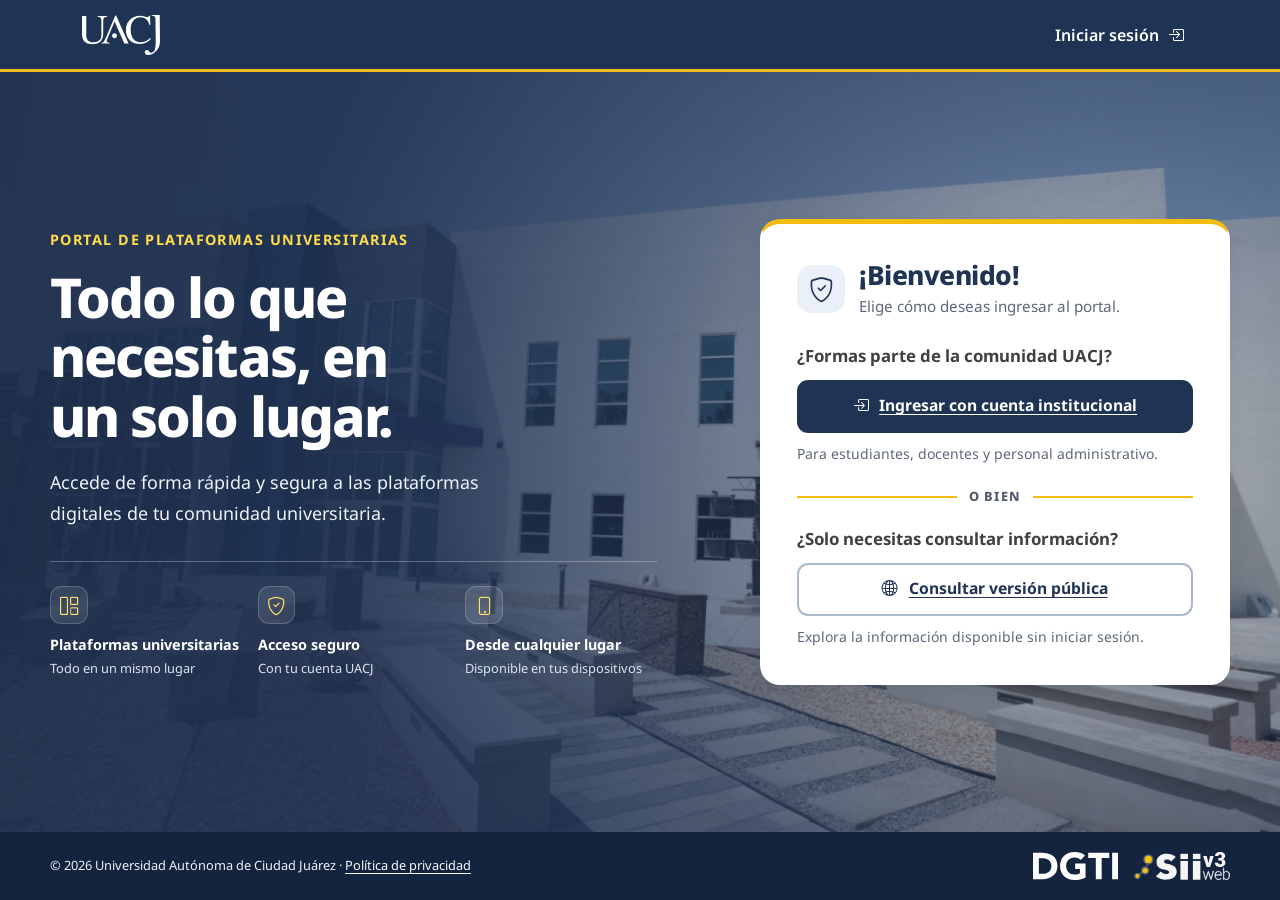
<file: index.html>
<!doctype html>
<html lang="es">

<head>
  <meta charset="utf-8">
  <meta name="viewport" content="width=device-width, initial-scale=1">
  <meta name="theme-color" content="#1f3354">
  <meta name="description"
    content="Accede a los servicios digitales de la comunidad universitaria de la Universidad Autónoma de Ciudad Juárez.">
  <title>Portal de plataformas universitarias | UACJ</title>


  <!-- Bootstrap 5 -->
  <link href="https://cdn.jsdelivr.net/npm/bootstrap@5.0.2/dist/css/bootstrap.min.css" rel="stylesheet"
    integrity="sha384-EVSTQN3/azprG1Anm3QDgpJLIm9Nao0Yz1ztcQTwFspd3yD65VohhpuuCOmLASjC" crossorigin="anonymous">
  <script src="https://cdn.jsdelivr.net/npm/bootstrap@5.0.2/dist/js/bootstrap.bundle.min.js"
    integrity="sha384-MrcW6ZMFYlzcLA8Nl+NtUVF0sA7MsXsP1UyJoMp4YLEuNSfAP+JcXn/tWtIaxVXM"
    crossorigin="anonymous"></script>

  <!-- Bootstrap Icons -->
  <link rel="stylesheet" href="https://cdn.jsdelivr.net/npm/bootstrap-icons@1.13.1/font/bootstrap-icons.min.css">

  <!-- Tipografía -->
  <link rel="preconnect" href="https://fonts.googleapis.com">
  <link rel="preconnect" href="https://fonts.gstatic.com" crossorigin>
  <link href="https://fonts.googleapis.com/css2?family=Noto+Sans:ital,wght@0,100..900;1,100..900&display=swap"
    rel="stylesheet">

  <!-- Estilos -->
  <link rel="stylesheet" href="estilo-base.css">
  <link rel="stylesheet" href="estilo.css">

</head>

<body>

  <!-- =========================
           ENCABEZADO
      ========================== -->
  
  <header class="site-header">
    <div class="container header-inner">
  
      <a class="brand" href="https://www.uacj.mx/" aria-label="Regresar al portal principal de la UACJ">
        <img class="logo-uacj" src="imgs/Logo_UACJ.svg" alt="Logotipo de la Universidad Autónoma de Ciudad Juárez">
      </a>
  
      <div class="header-actions">
        <a class="header-login" href="#">
          Iniciar sesión <i class="bi bi-box-arrow-in-right" aria-hidden="true"></i>
        </a>
      </div>
  
    </div>
  </header>


  <main class="hero">
    <section class="hero-copy" aria-labelledby="hero-title">
      <p class="eyebrow">Portal de plataformas universitarias</p>
      <h1 class="hero-title" id="hero-title">Todo lo que necesitas, en un solo lugar.</h1>
      <p class="hero-description">Accede de forma rápida y segura a las plataformas digitales de tu comunidad
        universitaria.</p>

      <ul class="benefits" aria-label="Beneficios del portal">
        <li class="benefit">
          <span class="benefit-icon"><i class="bi bi-grid-1x2" aria-hidden="true"></i></span>
          <strong>Plataformas universitarias</strong>
          <span>Todo en un mismo lugar</span>
        </li>
        <li class="benefit">
          <span class="benefit-icon"><i class="bi bi-shield-check" aria-hidden="true"></i></span>
          <strong>Acceso seguro</strong>
          <span>Con tu cuenta UACJ</span>
        </li>
        <li class="benefit">
          <span class="benefit-icon"><i class="bi bi-phone" aria-hidden="true"></i></span>
          <strong>Desde cualquier lugar</strong>
          <span>Disponible en tus dispositivos</span>
        </li>
      </ul>
    </section>

    <section class="login-card" aria-labelledby="welcome-title">
      <div class="welcome-row">
        <span class="welcome-icon"><i class="bi bi-shield-check" aria-hidden="true"></i></span>
        <div>
          <h2 class="welcome-title" id="welcome-title">¡Bienvenido!</h2>
          <p class="welcome-subtitle">Elige cómo deseas ingresar al portal.</p>
        </div>
      </div>

      <div class="login-option">
        <h3 class="option-title">¿Formas parte de la comunidad UACJ?</h3>
        <a class="btn-entry btn-institutional" href="index2.html">
          <i class="bi bi-box-arrow-in-right" aria-hidden="true"></i>
          Ingresar con cuenta institucional
        </a>
        <p class="option-help">Para estudiantes, docentes y personal administrativo.</p>
      </div>

      <div class="divider-label" aria-hidden="true">O BIEN</div>

      <div class="login-option">
        <h3 class="option-title">¿Solo necesitas consultar información?</h3>
        <a class="btn-entry btn-public" href="index3.html">
          <i class="bi bi-globe2" aria-hidden="true"></i>
          Consultar versión pública
        </a>
        <p class="option-help">Explora la información disponible sin iniciar sesión.</p>
      </div>
    </section>
  </main>

  <!-- =========================
           PIE DE PÁGINA
      ========================== -->

  <footer class="site-footer">
    <p class="footer-legal">© 2026 Universidad Autónoma de Ciudad Juárez · <a class="link-light" href="#"
        aria-label="Política de privacidad">Política de privacidad</a></p>
    <div class="footer-logos" aria-label="Identidad institucional">
      <img src="imgs/Logo_DGTI_bco.svg" alt="Dirección General de Tecnologías de Información">
      <img src="imgs/siiv33.svg" alt="Sistema institucional">
    </div>
  </footer>
</body>

</html>
</file>
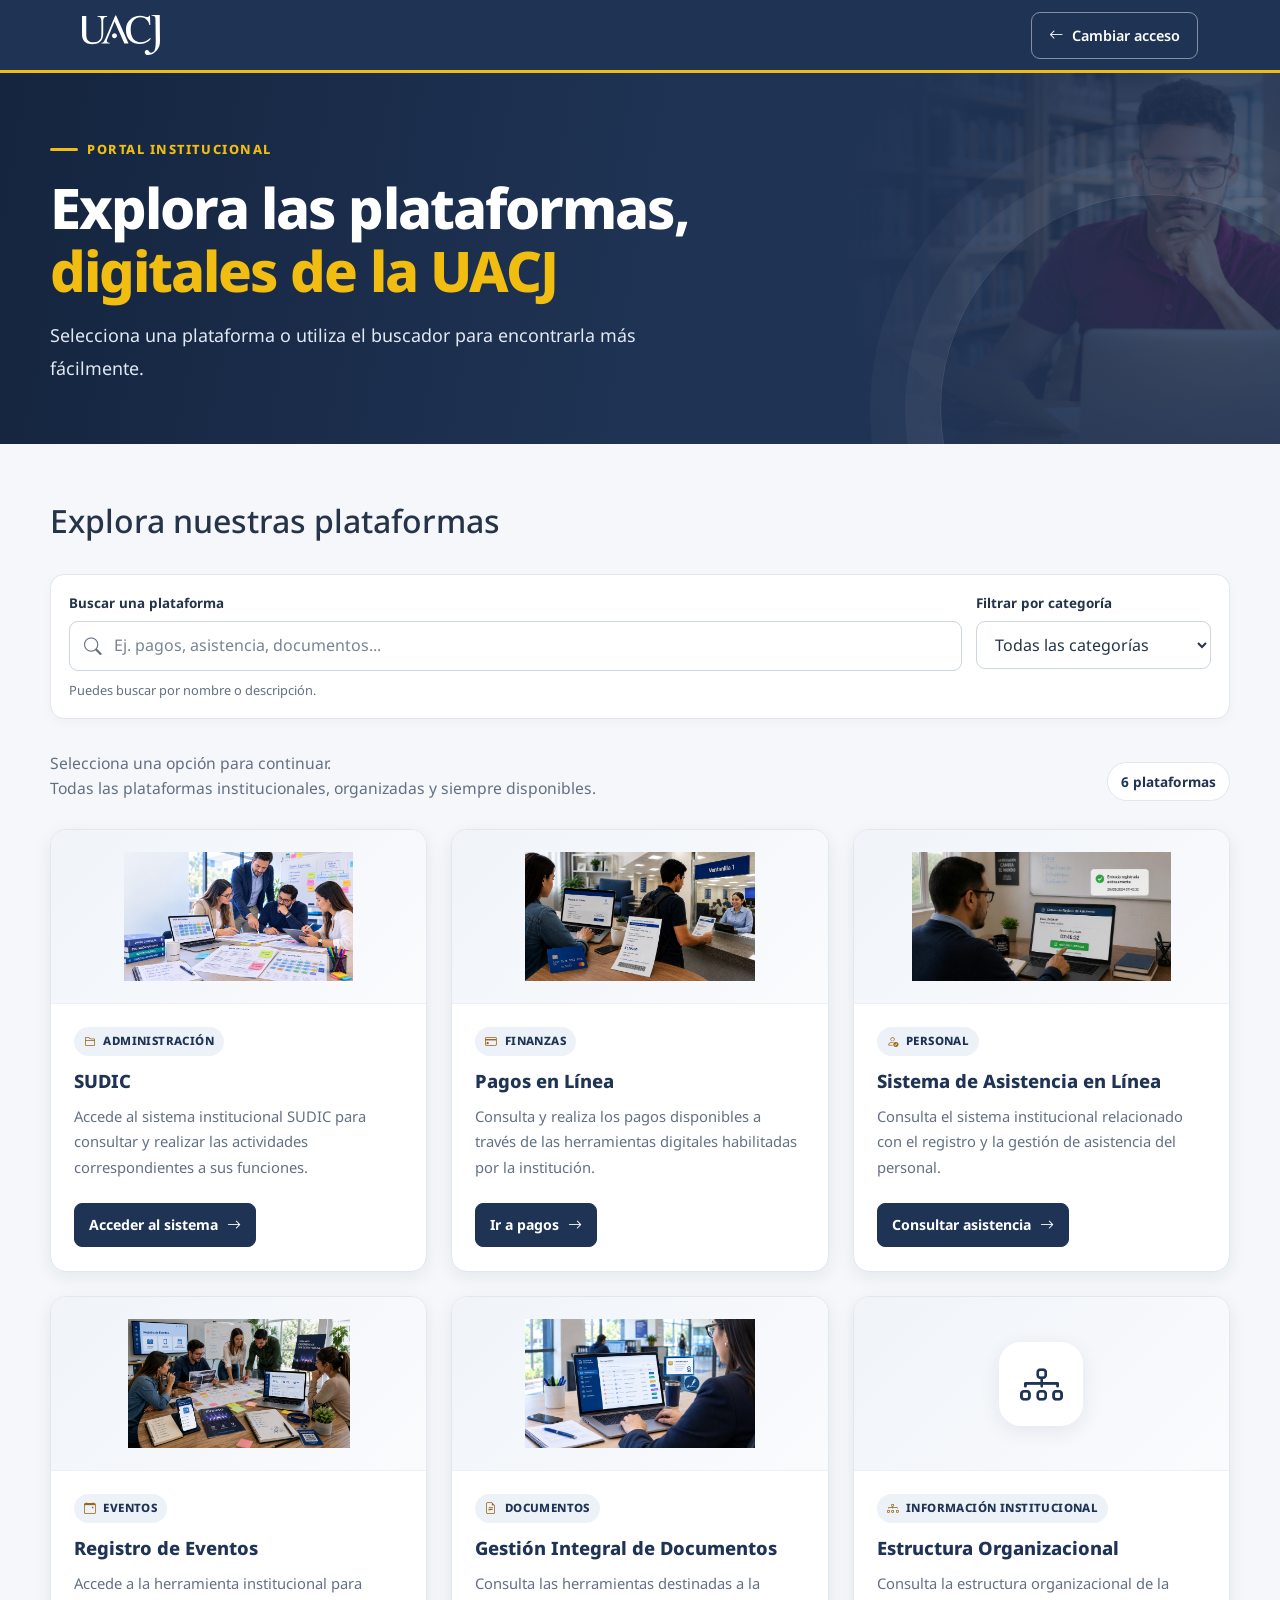
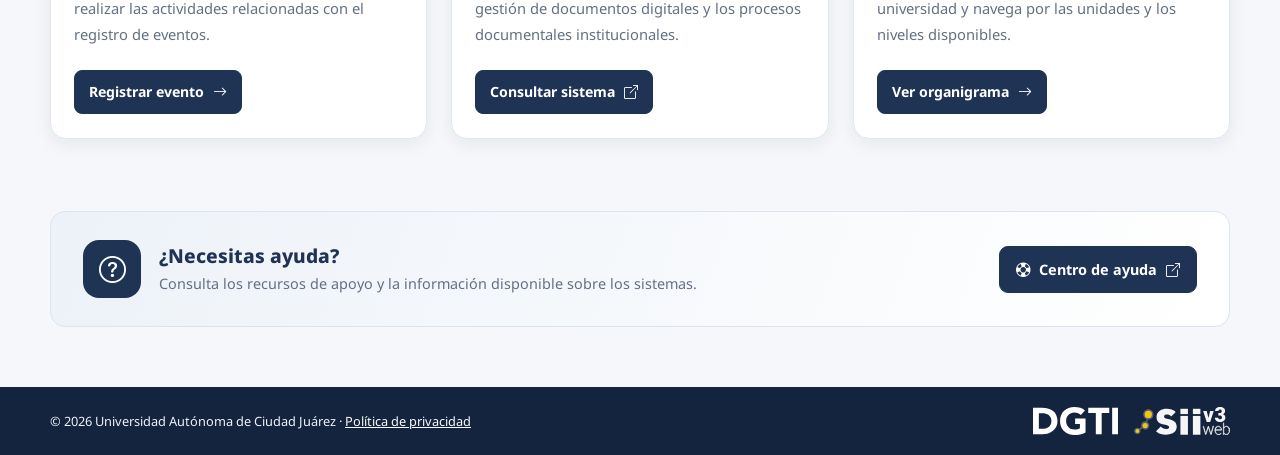
<file: index2.html>
<!DOCTYPE html>
<html lang="es">

<head>
    <meta charset="UTF-8">
    <meta name="viewport" content="width=device-width, initial-scale=1.0">

    <meta name="description"
        content="Consulta los servicios y sistemas digitales de la Universidad Autónoma de Ciudad Juárez.">

    <meta name="theme-color" content="#1f3354">

    <title>Portal de plataformas universitarias | UACJ</title>

    <!-- Bootstrap 5 -->
    <link href="https://cdn.jsdelivr.net/npm/bootstrap@5.0.2/dist/css/bootstrap.min.css" rel="stylesheet"
        integrity="sha384-EVSTQN3/azprG1Anm3QDgpJLIm9Nao0Yz1ztcQTwFspd3yD65VohhpuuCOmLASjC" crossorigin="anonymous">
    <script src="https://cdn.jsdelivr.net/npm/bootstrap@5.0.2/dist/js/bootstrap.bundle.min.js"
        integrity="sha384-MrcW6ZMFYlzcLA8Nl+NtUVF0sA7MsXsP1UyJoMp4YLEuNSfAP+JcXn/tWtIaxVXM"
        crossorigin="anonymous"></script>

    <!-- Bootstrap Icons -->
    <link rel="stylesheet" href="https://cdn.jsdelivr.net/npm/bootstrap-icons@1.13.1/font/bootstrap-icons.min.css">

    <!-- Tipografía -->
    <link rel="preconnect" href="https://fonts.googleapis.com">
    <link rel="preconnect" href="https://fonts.gstatic.com" crossorigin>
    <link href="https://fonts.googleapis.com/css2?family=Noto+Sans:ital,wght@0,100..900;1,100..900&display=swap"
        rel="stylesheet">

    <!-- Estilos -->
    <link rel="stylesheet" href="estilo-base.css">
    <link rel="stylesheet" href="estilo2.css">

</head>

<body>
    <!-- =========================
         ENCABEZADO
    ========================== -->

    <header class="site-header">
        <div class="container header-inner">

            <a class="brand" href="https://www.uacj.mx/" aria-label="Regresar al portal principal de la UACJ">
                <img class="logo-uacj" src="imgs/Logo_UACJ.svg"
                    alt="Logotipo de la Universidad Autónoma de Ciudad Juárez">
            </a>

            <div class="header-actions">
                <a class="btn-change-access" href="index.html">
                    <i class="bi bi-arrow-left" aria-hidden="true"></i>
                    Cambiar acceso
                </a>
            </div>

        </div>
    </header>


    <!-- =========================
         PORTADA
    ========================== -->

    <section class="hero" aria-labelledby="hero-title">
        <div class="container-wide">
            <div class="hero-content">

                <div class="eyebrow">
                    Portal institucional
                </div>

                <h1 id="hero-title">
                    Explora las plataformas,<br>
                    <span>digitales de la UACJ</span>
                </h1>

                <p class="hero-description">
                    Selecciona una plataforma o utiliza el buscador
                    para encontrarla más fácilmente.
                </p>

            </div>
        </div>
    </section>


    <!-- =========================
         CONTENIDO PRINCIPAL
    ========================== -->

    <main id="contenido">

        <section class="services-section" aria-labelledby="services-title">
            <div class="container-wide">


                <!-- BUSCADOR Y FILTRO -->

                <h2 id="services-title">Explora nuestras plataformas</h2><br>

                <div class="search-panel">

                    <div>
                        <label class="field-label" for="service-search">
                            Buscar una plataforma
                        </label>

                        <div class="search-input-wrap">
                            <i class="bi bi-search" aria-hidden="true"></i>

                            <input class="search-input" type="search" id="service-search"
                                placeholder="Ej. pagos, asistencia, documentos..." autocomplete="off"
                                aria-describedby="search-help">
                        </div>

                        <p class="search-help" id="search-help">
                            Puedes buscar por nombre o descripción.
                        </p>
                    </div>

                    <div>
                        <label class="field-label" for="category-filter">
                            Filtrar por categoría
                        </label>

                        <select class="category-select" id="category-filter">
                            <option value="todas">
                                Todas las categorías
                            </option>
                            <option value="administracion">
                                Administración
                            </option>
                            <option value="finanzas">
                                Finanzas
                            </option>
                            <option value="personal">
                                Personal
                            </option>
                            <option value="eventos">
                                Eventos
                            </option>
                            <option value="documentos">
                                Documentos
                            </option>
                            <option value="informacion">
                                Información institucional
                            </option>
                        </select>
                    </div>

                </div>

                <!-- SECTION HEADER -->
                <div class="section-heading">
                    <div>
                        <p>Selecciona una opción para continuar. <br> Todas las plataformas institucionales, organizadas
                            y siempre disponibles.</p>
                    </div>

                    <span class="services-count" id="services-count">
                        6 plataformas
                    </span>
                </div>


                <!-- TARJETAS -->

                <div class="services-grid" id="services-grid">

                    <!-- SUDIC -->

                    <article class="service-card" data-category="administracion"
                        data-search="sudic sistema universitario de documentos información consulta administración">
                        <div class="card-image">
                            <img src="imgs/sudic.png" alt="" loading="lazy" onerror="this.hidden=true">
                        </div>

                        <div class="card-body">
                            <span class="card-category">
                                <i class="bi bi-folder2" aria-hidden="true"></i>
                                Administración
                            </span>

                            <h3 class="card-title">
                                SUDIC
                            </h3>

                            <p class="card-description">
                                Accede al sistema institucional SUDIC
                                para consultar y realizar las actividades
                                correspondientes a sus funciones.
                            </p>

                            <!-- TODO: sustituir # por la URL real de SUDIC -->
                            <a class="card-link service-link" href="#" data-service="SUDIC">
                                Acceder al sistema
                                <i class="bi bi-arrow-right" aria-hidden="true"></i>
                            </a>
                        </div>
                    </article>


                    <!-- PAGOS EN LÍNEA -->

                    <article class="service-card" data-category="finanzas"
                        data-search="pagos en línea finanzas pago servicios recibos trámites">
                        <div class="card-image">
                            <img src="imgs/pagos.png" alt="" loading="lazy" onerror="this.hidden=true">
                        </div>

                        <div class="card-body">
                            <span class="card-category">
                                <i class="bi bi-credit-card" aria-hidden="true"></i>
                                Finanzas
                            </span>

                            <h3 class="card-title">
                                Pagos en Línea
                            </h3>

                            <p class="card-description">
                                Consulta y realiza los pagos disponibles
                                a través de las herramientas digitales
                                habilitadas por la institución.
                            </p>

                            <!-- TODO: sustituir # por la URL real de pagos -->
                            <a class="card-link service-link" href="#" data-service="Pagos en Línea">
                                Ir a pagos
                                <i class="bi bi-arrow-right" aria-hidden="true"></i>
                            </a>
                        </div>
                    </article>


                    <!-- ASISTENCIA -->

                    <article class="service-card" data-category="personal"
                        data-search="sistema de asistencia en línea personal registro asistencia incidencias">
                        <div class="card-image">
                            <img src="imgs/asistencia.png" alt="" loading="lazy" onerror="this.hidden=true">
                        </div>

                        <div class="card-body">
                            <span class="card-category">
                                <i class="bi bi-person-check" aria-hidden="true"></i>
                                Personal
                            </span>

                            <h3 class="card-title">
                                Sistema de Asistencia en Línea
                            </h3>

                            <p class="card-description">
                                Consulta el sistema institucional
                                relacionado con el registro y la gestión
                                de asistencia del personal.
                            </p>

                            <!-- TODO: sustituir # por la URL real de asistencia -->
                            <a class="card-link service-link" href="#" data-service="Sistema de Asistencia en Línea">
                                Consultar asistencia
                                <i class="bi bi-arrow-right" aria-hidden="true"></i>
                            </a>
                        </div>
                    </article>


                    <!-- REGISTRO DE EVENTOS -->

                    <article class="service-card" data-category="eventos"
                        data-search="registro de eventos actividades institucionales eventos espacios solicitudes">
                        <div class="card-image">
                            <img src="imgs/eventos.png" alt="" loading="lazy" onerror="this.hidden=true">
                        </div>

                        <div class="card-body">
                            <span class="card-category">
                                <i class="bi bi-calendar-event" aria-hidden="true"></i>
                                Eventos
                            </span>

                            <h3 class="card-title">
                                Registro de Eventos
                            </h3>

                            <p class="card-description">
                                Accede a la herramienta institucional
                                para realizar las actividades relacionadas
                                con el registro de eventos.
                            </p>

                            <!-- TODO: sustituir # por la URL real de eventos -->
                            <a class="card-link service-link" href="#" data-service="Registro de Eventos">
                                Registrar evento
                                <i class="bi bi-arrow-right" aria-hidden="true"></i>
                            </a>
                        </div>
                    </article>


                    <!-- GESTIÓN DOCUMENTAL -->

                    <article class="service-card" data-category="documentos"
                        data-search="gestión integral de documentos gestión documental oficios certificados documentos digitales">
                        <div class="card-image">
                            <img src="imgs/gestion-doc.png" alt="" loading="lazy" onerror="this.hidden=true">
                        </div>

                        <div class="card-body">
                            <span class="card-category">
                                <i class="bi bi-file-earmark-text" aria-hidden="true"></i>
                                Documentos
                            </span>

                            <h3 class="card-title">
                                Gestión Integral de Documentos
                            </h3>

                            <p class="card-description">
                                Consulta las herramientas destinadas
                                a la gestión de documentos digitales
                                y los procesos documentales institucionales.
                            </p>

                            <!-- Esta URL procede del código original proporcionado -->
                            <a class="card-link"
                                href="https://alumnosuacj.sharepoint.com/sites/SIIv3/SitePages/Gesti%C3%B3n-Integral-de-Documentos.aspx"
                                target="_blank" rel="noopener noreferrer">
                                Consultar sistema
                                <i class="bi bi-box-arrow-up-right" aria-hidden="true"></i>
                            </a>
                        </div>
                    </article>


                    <!-- ESTRUCTURA ORGANIZACIONAL -->

                    <article class="service-card" data-category="informacion"
                        data-search="estructura organizacional organigrama direcciones generales unidades responsables personal institucional">
                        <div class="card-image">
                            <div class="card-icon" aria-hidden="true">
                                <i class="bi bi-diagram-3"></i>
                            </div>
                        </div>

                        <div class="card-body">
                            <span class="card-category">
                                <i class="bi bi-diagram-3" aria-hidden="true"></i>
                                Información institucional
                            </span>

                            <h3 class="card-title">
                                Estructura Organizacional
                            </h3>

                            <p class="card-description">
                                Consulta la estructura organizacional
                                de la universidad y navega por las
                                unidades y los niveles disponibles.
                            </p>

                            <!-- TODO: sustituir # por la URL real del organigrama -->
                            <a class="card-link service-link" href="#" data-service="Estructura Organizacional">
                                Ver organigrama
                                <i class="bi bi-arrow-right" aria-hidden="true"></i>
                            </a>
                        </div>
                    </article>

                </div>


                <!-- ESTADO VACÍO -->

                <div class="empty-state" id="empty-state" role="status" aria-live="polite" hidden>
                    <div class="empty-icon" aria-hidden="true">
                        <i class="bi bi-search"></i>
                    </div>

                    <h3>No encontramos servicios</h3>

                    <p>
                        Intenta con otro término de búsqueda
                        o selecciona una categoría diferente.
                    </p>

                    <button class="btn-reset" type="button" id="reset-search">
                        <i class="bi bi-arrow-counterclockwise" aria-hidden="true"></i>
                        Mostrar todos los servicios
                    </button>
                </div>

            </div>
        </section>


        <!-- =========================
             CENTRO DE AYUDA
        ========================== -->

        <section class="help-section" aria-labelledby="help-title">
            <div class="container-wide">

                <div class="help-panel">

                    <div class="help-content">
                        <div class="help-icon" aria-hidden="true">
                            <i class="bi bi-question-circle"></i>
                        </div>

                        <div>
                            <h2 id="help-title">
                                ¿Necesitas ayuda?
                            </h2>

                            <p>
                                Consulta los recursos de apoyo y la
                                información disponible sobre los sistemas.
                            </p>
                        </div>
                    </div>

                    <a class="help-link"
                        href="https://alumnosuacj.sharepoint.com/sites/SIIv3"
                        target="_blank" rel="noopener noreferrer">
                        <i class="bi bi-life-preserver" aria-hidden="true"></i>
                        Centro de ayuda
                        <i class="bi bi-box-arrow-up-right" aria-hidden="true"></i>
                    </a>

                </div>

            </div>
        </section>

    </main>

    <!-- =========================
         PIE DE PÁGINA
    ========================== -->

    <footer class="site-footer">
        <p class="footer-legal">© 2026 Universidad Autónoma de Ciudad Juárez · <a class="link-light" href="#"
                aria-label="Política de privacidad">Política de privacidad</a></p>
        <div class="footer-logos" aria-label="Identidad institucional">
            <img src="imgs/Logo_DGTI_bco.svg" alt="Dirección General de Tecnologías de Información">
            <img src="imgs/siiv33.svg" alt="Sistema institucional">
        </div>
    </footer>

    <!-- =========================
         JAVASCRIPT
    ========================== -->

    <script src="script-1.js"></script>

</body>

</html>
</file>
<file: estilo-base.css>
:root {
    --uacj-navy: #1f3354;
    --uacj-navy-dark: #14243e;
    --uacj-gold: #f0bd10;
    --uacj-gold-light: #fff2df;

    --text-main: #000000bf;
    --text-muted: #5c6878;

    --border-color: #e2e7ee;
    --surface: #fff;
    --surface-soft: #f3f6fa;
    --focus-ring: #1769e0;
    --radius-lg: 1.25rem;

    --shadow-card: 0 5px 18px rgb(20 36 62 / 7%);
    --shadow-card-hover: 0 14px 32px rgb(20 36 62 / 14%);
    --radius-card: 16px;

    --transition: 220ms ease;
}

*,
*::before,
*::after {
    box-sizing: border-box;
}

html {
    scroll-behavior: smooth;
    scroll-padding-top: 100px;
}

body {
    font-family: "Noto Sans", sans-serif;
    color: var(--text-main);
    background: var(--surface-soft);
}

/*===== header ======*/
.site-header {
    position: relative;
    z-index: 2;
    background: var(--uacj-navy);
    border-bottom: 3px solid var(--uacj-gold);
}

.header-inner {
    display: flex;
    align-items: center;
    justify-content: space-between;
    gap: 1rem;
    padding-block: .72rem;
}

.logo-uacj {
    display: block;
    width: auto;
    height: 40px;
    max-width: min(52vw, 230px);
    object-fit: contain;
}

.header-login {
    display: inline-flex;
    align-items: center;
    gap: .55rem;
    color: #fff;
    font-weight: 600;
    text-decoration: none;
    padding: .7rem .9rem;
    border-radius: .65rem;
    transition: background-color .2s ease, color .2s ease;
}

.header-login:hover {
    color: #fff;
    background: rgb(255 255 255 / 10%);
}

/*===== footer ======*/
.site-footer {
    display: flex;
    align-items: center;
    justify-content: space-between;
    gap: 1rem;
    min-height: 68px;
    padding: .8rem max(1.25rem, calc((100vw - 1180px) / 2));
    color: #fff;
    background: var(--uacj-navy-dark);
}

.footer-legal {
    margin: 0;
    color: #edf2f8;
    font-size: .8rem;
    line-height: 1.5;
}

.footer-logos {
    display: flex;
    align-items: center;
    gap: 1rem;
}

.footer-logos img {
    display: block;
    width: auto;
    max-width: 130px;
    height: 28px;
    object-fit: contain;
}

/* ======= footer responsive ==========*/
@media (max-width: 600px) {

    .site-footer {
        flex-direction: column;
        justify-content: center;
        align-items: center;
        text-align: center;
        gap: 24px;
        padding: 20px 16px;
    }

    .footer-legal {
        margin: 0;
        font-size: 0.85rem;
        line-height: 1.5;
    }

    .footer-logos {
        display: flex;
        justify-content: center;
        align-items: center;
        gap: 24px;
    }

    .footer-logos img {
        height: 30px;
    }

}
</file>
<file: estilo.css>
body {
    min-height: 100vh;
    margin: 0;
    display: flex;
    flex-direction: column;
}

a {
    text-underline-offset: .2em;
}

a:focus-visible,
button:focus-visible {
    outline: 3px solid var(--focus-ring);
    outline-offset: 4px;
}

.hero {
    position: relative;
    isolation: isolate;
    flex: 1;
    display: grid;
    grid-template-columns: minmax(0, 1.1fr) minmax(320px, .9fr);
    align-items: center;
    gap: clamp(2rem, 6vw, 6rem);
    width: 100%;
    padding: clamp(2.5rem, 6vw, 5.5rem) max(1.25rem, calc((100vw - 1180px) / 2));
    background-color: var(--uacj-navy);
    background-image: linear-gradient(100deg, rgb(23 39 66 / 50%) 0%, rgb(31 51 84 / 38%) 38%, rgb(31 51 84 / 5%) 100%), url("imgs/background3.png");
    background-size: cover;
    background-position: center right;
    color: #fff;
}

.hero-copy {
    max-width: 620px;
}

.eyebrow {
    display: inline-block;
    margin: 0 0 1rem;
    color: #ffdc4d;
    font-size: .9rem;
    font-weight: 700;
    letter-spacing: .1em;
    line-height: 1.5;
    text-transform: uppercase;
}

.hero-title {
    max-width: 13ch;
    margin: 0;
    color: #fff;
    font-size: clamp(2.25rem, 4.3vw, 4rem);
    font-weight: 800;
    line-height: 1.08;
    letter-spacing: -.035em;
}

.hero-description {
    max-width: 50ch;
    margin: 1.35rem 0 0;
    color: #edf2f8;
    font-size: clamp(1rem, 1.4vw, 1.15rem);
    line-height: 1.75;
}

.benefits {
    display: grid;
    grid-template-columns: repeat(3, minmax(0, 1fr));
    gap: 1rem;
    margin: 2rem 0 0;
    padding: 1.5rem 0 0;
    border-top: 1px solid rgb(255 255 255 / 28%);
    list-style: none;
}

.benefit {
    min-width: 0;
}

.benefit-icon {
    display: inline-grid;
    place-items: center;
    width: 2.35rem;
    height: 2.35rem;
    margin-bottom: .7rem;
    color: #ffe16a;
    background: rgb(255 255 255 / 10%);
    border: 1px solid rgb(255 255 255 / 18%);
    border-radius: .7rem;
    font-size: 1.15rem;
}

.benefit strong {
    display: block;
    margin-bottom: .25rem;
    color: #fff;
    font-size: .9rem;
    line-height: 1.35;
}

.benefit span:last-child {
    display: block;
    color: #dbe4ef;
    font-size: .8rem;
    line-height: 1.45;
}

.login-card {
    width: 100%;
    max-width: 470px;
    justify-self: end;
    padding: clamp(1.5rem, 3vw, 2.25rem);
    background: var(--surface);
    border: 1px solid rgb(255 255 255 / 55%);
    border-top: 5px solid var(--uacj-gold);
    border-radius: var(--radius-lg);
    box-shadow: var(--shadow-card);
    color: var(--text-main);
}

.welcome-row {
    display: flex;
    align-items: center;
    gap: .9rem;
    margin-bottom: 1.75rem;
}

.welcome-icon {
    display: grid;
    place-items: center;
    flex: 0 0 3rem;
    width: 3rem;
    height: 3rem;
    color: var(--uacj-navy);
    background: #eaf0f8;
    border-radius: .9rem;
    font-size: 1.55rem;
}

.welcome-title {
    margin: 0;
    color: var(--uacj-navy);
    font-size: 1.65rem;
    font-weight: 800;
    letter-spacing: -.02em;
}

.welcome-subtitle {
    margin: .2rem 0 0;
    color: var(--text-muted);
    font-size: .95rem;
    line-height: 1.5;
}

.login-option+.login-option {
    margin-top: 1.25rem;
}

.option-title {
    margin: 0 0 .85rem;
    color: var(--text-main);
    font-size: 1.05rem;
    font-weight: 700;
}

.btn-entry {
    display: flex;
    align-items: center;
    justify-content: center;
    gap: .65rem;
    min-height: 52px;
    width: 100%;
    padding: .85rem 1rem;
    border-radius: .7rem;
    font-size: .98rem;
    font-weight: 700;
    line-height: 1.4;
    text-align: center;
    transition: transform .18s ease, box-shadow .18s ease, background-color .18s ease;
}

.btn-entry:hover {
    transform: translateY(-1px);
    box-shadow: 0 .45rem 1rem rgb(31 51 84 / 15%);
}

.btn-institutional {
    color: #fff;
    background: var(--uacj-navy);
    border: 2px solid var(--uacj-navy);
}

.btn-institutional:hover,
.btn-institutional:focus {
    color: #fff;
    background: var(--uacj-navy-dark);
}

.btn-public {
    color: var(--uacj-navy);
    background: #fff;
    border: 2px solid #aab8ca;
}

.btn-public:hover,
.btn-public:focus {
    color: var(--uacj-navy);
    background: #f3f6fa;
    border-color: var(--uacj-navy);
}

.option-help {
    margin: .65rem 0 0;
    color: var(--text-muted);
    font-size: .875rem;
    line-height: 1.55;
}

.divider-label {
    display: flex;
    align-items: center;
    gap: .8rem;
    margin: 1.4rem 0;
    color: #535d6b;
    font-size: .8rem;
    font-weight: 800;
    letter-spacing: .08em;
}

.divider-label::before,
.divider-label::after {
    content: "";
    flex: 1;
    height: 2px;
    background: var(--uacj-gold);
}

.help-link {
    position: fixed;
    z-index: 5;
    right: 1rem;
    bottom: 1rem;
    display: inline-flex;
    align-items: center;
    gap: .65rem;
    min-height: 48px;
    padding: .7rem 1rem;
    color: var(--uacj-navy);
    background: #ffdc4d;
    border: 1px solid rgb(23 39 66 / 12%);
    border-radius: 999px;
    box-shadow: 0 .35rem 1.2rem rgb(0 0 0 / 18%);
    font-weight: 700;
    text-decoration: none;
    transition: background-color .2s ease, transform .2s ease;
}

.help-link:hover {
    color: var(--uacj-navy);
    background: #ffe675;
    transform: translateY(-2px);
}

.help-link i {
    font-size: 1.15rem;
}

/*==== responsive ===== */

@media (max-width: 900px) {
    .hero {
        grid-template-columns: minmax(0, 1fr);
        gap: 2.5rem;
        padding-inline: clamp(1.25rem, 5vw, 3rem);
    }

    .hero-copy {
        max-width: 760px;
    }

    .hero-title {
        max-width: 18ch;
    }

    .login-card {
        justify-self: center;
        max-width: 560px;
    }

    .benefits {
        max-width: 680px;
    }
}

@media (max-width: 560px) {
    .header-inner {
        min-height: 68px;
    }

    .brand-logo {
        height: 34px;
    }

    .header-login {
        padding: .6rem .65rem;
        font-size: .9rem;
    }

    .hero {
        gap: 2rem;
        padding-block: 2.25rem 5.5rem;
    }

    .hero-title {
        font-size: clamp(2.15rem, 10vw, 3rem);
    }

    .hero-description {
        line-height: 1.65;
    }

    .benefits {
        gap: .65rem;
        padding-top: 1.2rem;
    }

    .benefit strong {
        font-size: .8rem;
    }

    .benefit span:last-child {
        font-size: .74rem;
    }

    .benefit-icon {
        width: 2rem;
        height: 2rem;
        font-size: 1rem;
    }

    .login-card {
        padding: 1.35rem;
    }

    .welcome-title {
        font-size: 1.45rem;
    }

    .btn-entry {
        font-size: .9rem;
    }

    /*.site-footer {
        align-items: flex-start;
        flex-direction: column;
        padding-block: 1rem 4.75rem;
    }

    .footer-logos {
        gap: .8rem;
    }

    .footer-logos img {
        max-width: 110px;
        height: 25px;
    }

    .help-link {
        right: .75rem;
        bottom: .75rem;
        min-height: 46px;
    }*/
}

@media (prefers-reduced-motion: reduce) {

    *,
    *::before,
    *::after {
        scroll-behavior: auto !important;
        transition-duration: .01ms !important;
        animation-duration: .01ms !important;
        animation-iteration-count: 1 !important;
    }
}
</file>
<file: estilo2.css>
:root {
    --uacj-navy: #1f3354;
    --uacj-navy-dark: #14243e;
    --uacj-gold: #f0bd10;
    --uacj-gold-light: #fff2df;

    --text-primary: #263449;
    --text-secondary: #637083;
    --surface: #ffffff;
    --surface-soft: #f5f7fa;
    --border-color: #e2e7ee;

    --radius-card: 16px;
    --shadow-card: 0 5px 18px rgb(20 36 62 / 7%);
    --shadow-card-hover: 0 14px 32px rgb(20 36 62 / 14%);

    --transition: 220ms ease;
}

/* =========================
           CONFIGURACIÓN GENERAL
        ========================= */

*,
*::before,
*::after {
    box-sizing: border-box;
}

html {
    scroll-behavior: smooth;
    scroll-padding-top: 100px;
}

body {
    margin: 0;
    min-height: 100vh;
    display: flex;
    flex-direction: column;

    font-family: "Noto Sans", sans-serif;
    color: var(--text-primary);
    background: var(--surface-soft);
    line-height: 1.6;
}

a {
    color: inherit;
}

button,
input,
select {
    font: inherit;
}

img {
    max-width: 100%;
}

.container-wide {
    width: min(1180px, calc(100% - 40px));
    margin-inline: auto;
}


:focus-visible {
    outline: 3px solid var(--uacj-gold);
    outline-offset: 4px;
}

/* =========================
           ENCABEZADO
        ========================= 

.site-header {
    position: relative;
    z-index: 10;
    background: var(--uacj-navy);
    color: white;
    box-shadow: 0 3px 12px rgb(0 0 0 / 12%);
}

.header-inner {
    min-height: 88px;
    display: flex;
    align-items: center;
    justify-content: space-between;
    gap: 24px;
    padding-block: 14px;
}

.brand {
    display: inline-flex;
    align-items: center;
    gap: 16px;
    min-width: 0;
    text-decoration: none;
}

.brand img {
    display: block;
    width: 48px;
    max-height: 60px;
    object-fit: contain;
}

.brand-text {
    display: flex;
    flex-direction: column;
    line-height: 1.25;
}

.brand-title {
    font-size: 1.05rem;
    font-weight: 800;
    letter-spacing: 0.025em;
}

.brand-subtitle {
    margin-top: 4px;
    color: #dce5f2;
    font-size: 0.8rem;
}

.header-actions {
    display: flex;
    align-items: center;
    gap: 12px;
}
*/
.btn-change-access {
    display: inline-flex;
    align-items: center;
    justify-content: center;
    gap: 9px;

    padding: 11px 17px;
    border: 1px solid rgb(255 255 255 / 45%);
    border-radius: 9px;

    color: white;
    background: transparent;
    font-size: 0.9rem;
    font-weight: 600;
    text-decoration: none;

    transition:
        background-color var(--transition),
        border-color var(--transition),
        color var(--transition);
}

.btn-change-access:hover {
    color: var(--uacj-navy);
    background: white;
    border-color: white;
}

/* =========================
           PORTADA
        ========================= */

.hero {
    position: relative;
    isolation: isolate;
    overflow: hidden;

    display: flex;
    align-items: center;
    min-height: 340px;
    padding-block: 60px;

    color: white;
    background-color: var(--uacj-navy);
    background-image:
        linear-gradient(100deg,
            rgb(20 36 62 / 96%) 0%,
            rgb(31 51 84 / 90%) 52%,
            rgb(31 51 84 / 72%) 100%),
        url("imgs/background2.png");

    background-position: top right;
    background-repeat: no-repeat;
    background-size: contain;
}
.hero2 {
    background-image:
        linear-gradient(100deg,
            rgb(20 36 62 / 96%) 0%,
            rgb(31 51 84 / 80%) 42%,
            rgb(31 51 84 / 52%) 80%),
        url("imgs/background4.png");
}

.hero::after {
    content: "";
    position: absolute;
    z-index: -1;
    right: -90px;
    bottom: -180px;

    width: 430px;
    height: 430px;
    border: 1px solid rgb(255 255 255 / 12%);
    border-radius: 50%;

    box-shadow:
        0 0 0 35px rgb(255 255 255 / 4%),
        0 0 0 70px rgb(255 255 255 / 3%);
}

.hero-content {
    max-width: 760px;
}

.eyebrow {
    display: inline-flex;
    align-items: center;
    gap: 9px;

    margin-bottom: 16px;
    color: #F0BD10;

    font-size: 0.8rem;
    font-weight: 800;
    letter-spacing: 0.12em;
    text-transform: uppercase;
}

.eyebrow::before {
    content: "";
    width: 28px;
    height: 3px;
    border-radius: 5px;
    background: var(--uacj-gold);
}

.hero h1 {
    max-width: 720px;
    margin: 0 0 18px;

    font-size: clamp(2rem, 4.5vw, 3.5rem);
    font-weight: 800;
    line-height: 1.12;
    letter-spacing: -0.035em;
}

.hero h1 span {
    color: #f0bd10;
}

.hero-description {
    max-width: 650px;
    margin: 0;

    color: #e2e9f2;
    font-size: clamp(1rem, 1.8vw, 1.12rem);
    line-height: 1.8;
}

/* =========================
           CONTENIDO PRINCIPAL
        ========================= */

main {
    flex: 1;
}

.services-section {
    padding-block: 58px 72px;
}

.section-heading {
    display: flex;
    align-items: flex-end;
    justify-content: space-between;
    gap: 24px;
    margin-bottom: 28px;
}

.section-heading h2 {
    margin: 0 0 8px;
    color: var(--uacj-navy);
    font-size: clamp(1.55rem, 3vw, 2rem);
    font-weight: 800;
    letter-spacing: -0.025em;
}

.section-heading p {
    max-width: 650px;
    margin: 0;
    color: var(--text-secondary);
    font-size: 0.98rem;
}

.services-count {
    flex-shrink: 0;
    padding: 8px 13px;
    border: 1px solid var(--border-color);
    border-radius: 999px;

    color: var(--uacj-navy);
    background: white;
    font-size: 0.85rem;
    font-weight: 700;
}

/* =========================
           BUSCADOR Y FILTROS
        ========================= */

.search-panel {
    display: grid;
    grid-template-columns: minmax(0, 1fr) 235px;
    gap: 14px;

    margin-bottom: 32px;
    padding: 18px;

    border: 1px solid var(--border-color);
    border-radius: 14px;
    background: white;
    box-shadow: 0 3px 12px rgb(20 36 62 / 3%);
}

.field-label {
    display: block;
    margin-bottom: 7px;
    color: var(--text-primary);
    font-size: 0.84rem;
    font-weight: 700;
}

.search-input-wrap {
    position: relative;
}

.search-input-wrap>i {
    position: absolute;
    top: 50%;
    left: 15px;
    transform: translateY(-50%);

    color: var(--text-secondary);
    font-size: 1.1rem;
    pointer-events: none;
}

.search-input,
.category-select {
    width: 100%;
    min-height: 48px;
    padding: 11px 14px;

    border: 1px solid #ccd5e0;
    border-radius: 9px;
    color: var(--text-primary);
    background-color: white;

    transition:
        border-color var(--transition),
        box-shadow var(--transition);
}

.search-input {
    padding-left: 44px;
}

.search-input::placeholder {
    color: #788496;
}

.search-input:focus,
.category-select:focus {
    border-color: var(--uacj-navy);
    outline: none;
    box-shadow: 0 0 0 3px rgb(31 51 84 / 12%);
}

.search-help {
    margin: 9px 0 0;
    color: var(--text-secondary);
    font-size: 0.8rem;
}

/* =========================
           TARJETAS DE SERVICIOS
        ========================= */

.services-grid {
    display: grid;
    grid-template-columns: repeat(3, minmax(0, 1fr));
    gap: 24px;
    align-items: stretch;
}

.service-card {
    position: relative;
    min-width: 0;
    min-height: 100%;

    display: flex;
    flex-direction: column;
    overflow: hidden;

    border: 1px solid var(--border-color);
    border-radius: var(--radius-card);
    background: var(--surface);
    box-shadow: var(--shadow-card);

    transition:
        transform var(--transition),
        box-shadow var(--transition),
        border-color var(--transition);
}

.service-card::before {
    content: "";
    position: absolute;
    z-index: 2;
    top: 0;
    left: 0;
    right: 0;

    height: 4px;
    background: var(--uacj-gold);

    transform: scaleX(0);
    transform-origin: left;
    transition: transform var(--transition);
}

.service-card:hover {
    transform: translateY(-5px);
    border-color: #c8d2df;
    box-shadow: var(--shadow-card-hover);
}

.service-card:hover::before,
.service-card:focus-within::before {
    transform: scaleX(1);
}

.service-card[hidden] {
    display: none !important;
}

.card-image {
    display: flex;
    align-items: center;
    justify-content: center;

    height: 174px;
    padding: 22px;

    background:
        linear-gradient(135deg,
            #f0f4f9,
            #fafbfd);

    border-bottom: 1px solid #edf0f5;
}

.card-image img {
    display: block;
    width: 100%;
    height: 100%;
    object-fit: contain;
}

.card-icon {
    display: flex;
    align-items: center;
    justify-content: center;

    width: 84px;
    height: 84px;
    border-radius: 22px;

    color: var(--uacj-navy);
    background: white;
    box-shadow: 0 5px 20px rgb(31 51 84 / 9%);

    font-size: 2.7rem;
}

.card-body {
    flex: 1;
    display: flex;
    flex-direction: column;
    align-items: flex-start;

    padding: 23px 23px 24px;
}

.card-category {
    display: inline-flex;
    align-items: center;
    gap: 7px;

    margin-bottom: 12px;
    padding: 5px 10px;

    border-radius: 999px;
    color: var(--uacj-navy);
    background: #edf2f8;

    font-size: 0.72rem;
    font-weight: 800;
    letter-spacing: 0.035em;
    text-transform: uppercase;
}

.card-category i {
    color: #9b681b;
}

.card-title {
    margin: 0 0 10px;
    color: var(--uacj-navy);

    font-size: 1.15rem;
    font-weight: 800;
    line-height: 1.4;
}

.card-description {
    flex: 1;
    margin: 0 0 22px;

    color: var(--text-secondary);
    font-size: 0.92rem;
    line-height: 1.75;
}

.card-link {
    display: inline-flex;
    align-items: center;
    gap: 9px;

    min-height: 44px;
    margin-top: auto;
    padding: 10px 14px;

    border: 1px solid var(--uacj-navy);
    border-radius: 8px;

    color: white;
    background: var(--uacj-navy);

    font-size: 0.88rem;
    font-weight: 700;
    text-decoration: none;

    transition:
        background-color var(--transition),
        border-color var(--transition),
        color var(--transition);
}

.card-link i {
    transition: transform var(--transition);
}

.card-link:hover {
    border-color: var(--uacj-navy-dark);
    color: white;
    background: var(--uacj-navy-dark);
}

.card-link:hover i {
    transform: translateX(4px);
}

/* =========================
           SIN RESULTADOS
        ========================= */

.empty-state {
    margin-top: 20px;
    padding: 42px 20px;

    border: 1px dashed #c8d2df;
    border-radius: 14px;
    background: white;
    text-align: center;
}

.empty-state[hidden] {
    display: none;
}

.empty-icon {
    display: inline-flex;
    align-items: center;
    justify-content: center;

    width: 62px;
    height: 62px;
    margin-bottom: 15px;

    border-radius: 50%;
    color: var(--uacj-navy);
    background: #edf2f8;
    font-size: 1.7rem;
}

.empty-state h3 {
    margin: 0 0 8px;
    color: var(--uacj-navy);
    font-size: 1.2rem;
    font-weight: 800;
}

.empty-state p {
    margin: 0 0 18px;
    color: var(--text-secondary);
}

.btn-reset {
    padding: 10px 16px;
    border: 1px solid var(--uacj-navy);
    border-radius: 8px;

    color: white;
    background: var(--uacj-navy);
    font-weight: 700;
    cursor: pointer;
}

.btn-reset:hover {
    background: var(--uacj-navy-dark);
}

/* =========================
           AYUDA
        ========================= */

.help-section {
    padding: 0 0 60px;
}

.help-panel {
    display: flex;
    align-items: center;
    justify-content: space-between;
    gap: 24px;

    padding: 28px 32px;
    border: 1px solid #dce4ef;
    border-radius: 15px;

    background:
        linear-gradient(110deg,
            #edf2f8,
            #ffffff);
}

.help-content {
    display: flex;
    align-items: center;
    gap: 18px;
}

.help-icon {
    flex-shrink: 0;
    display: flex;
    align-items: center;
    justify-content: center;

    width: 58px;
    height: 58px;
    border-radius: 16px;

    color: white;
    background: var(--uacj-navy);
    font-size: 1.7rem;
}

.help-content h2 {
    margin: 0 0 5px;
    color: var(--uacj-navy);
    font-size: 1.2rem;
    font-weight: 800;
}

.help-content p {
    margin: 0;
    color: var(--text-secondary);
    font-size: 0.9rem;
}

.help-link {
    flex-shrink: 0;
    display: inline-flex;
    align-items: center;
    justify-content: center;
    gap: 9px;

    min-height: 46px;
    padding: 11px 16px;
    border: 1px solid var(--uacj-navy);
    border-radius: 9px;

    color: white;
    background: var(--uacj-navy);

    font-size: 0.9rem;
    font-weight: 700;
    text-decoration: none;

    transition: background-color var(--transition);
}

.help-link:hover {
    color: white;
    background: var(--uacj-navy-dark);
}

/* =========================
           RESPONSIVE
        ========================= */

@media (max-width: 991px) {
    .services-grid {
        grid-template-columns: repeat(2, minmax(0, 1fr));
        gap: 20px;
    }

    .hero {
        min-height: 310px;
    }

    .card-image {
        height: 160px;
    }
}

@media (max-width: 650px) {
    .container-wide {
        width: min(100% - 30px, 520px);
    }

    .header-inner {
        min-height: auto;
        justify-content: space-between;
        align-items: center;
        gap: 16px;
        
    }

    .brand-title {
        font-size: 0.95rem;
    }

    .brand-subtitle {
        font-size: 0.75rem;
    }

    .btn-change-access {
        min-height: 44px;
    }

    .hero {
        min-height: 0;
        padding-block: 46px;
    }

    .hero h1 {
        font-size: clamp(2rem, 9vw, 2.8rem);
    }

    .services-section {
        padding-block: 38px 46px;
    }

    .section-heading {
        align-items: flex-start;
        flex-direction: column;
        gap: 14px;
    }

    .search-panel {
        grid-template-columns: 1fr;
        gap: 16px;
        padding: 15px;
        margin-bottom: 24px;
    }

    .services-grid {
        grid-template-columns: 1fr;
        gap: 18px;
    }

    .card-image {
        height: 170px;
    }

    .card-body {
        padding: 21px;
    }

    .help-section {
        padding-bottom: 42px;
    }

    .help-panel {
        align-items: stretch;
        flex-direction: column;
        padding: 22px;
    }

    .help-content {
        align-items: flex-start;
    }

    .help-link {
        width: 100%;
    }

}

@media (prefers-reduced-motion: reduce) {

    *,
    *::before,
    *::after {
        scroll-behavior: auto !important;
        transition-duration: 0.01ms !important;
        animation-duration: 0.01ms !important;
        animation-iteration-count: 1 !important;
    }
}
</file>
